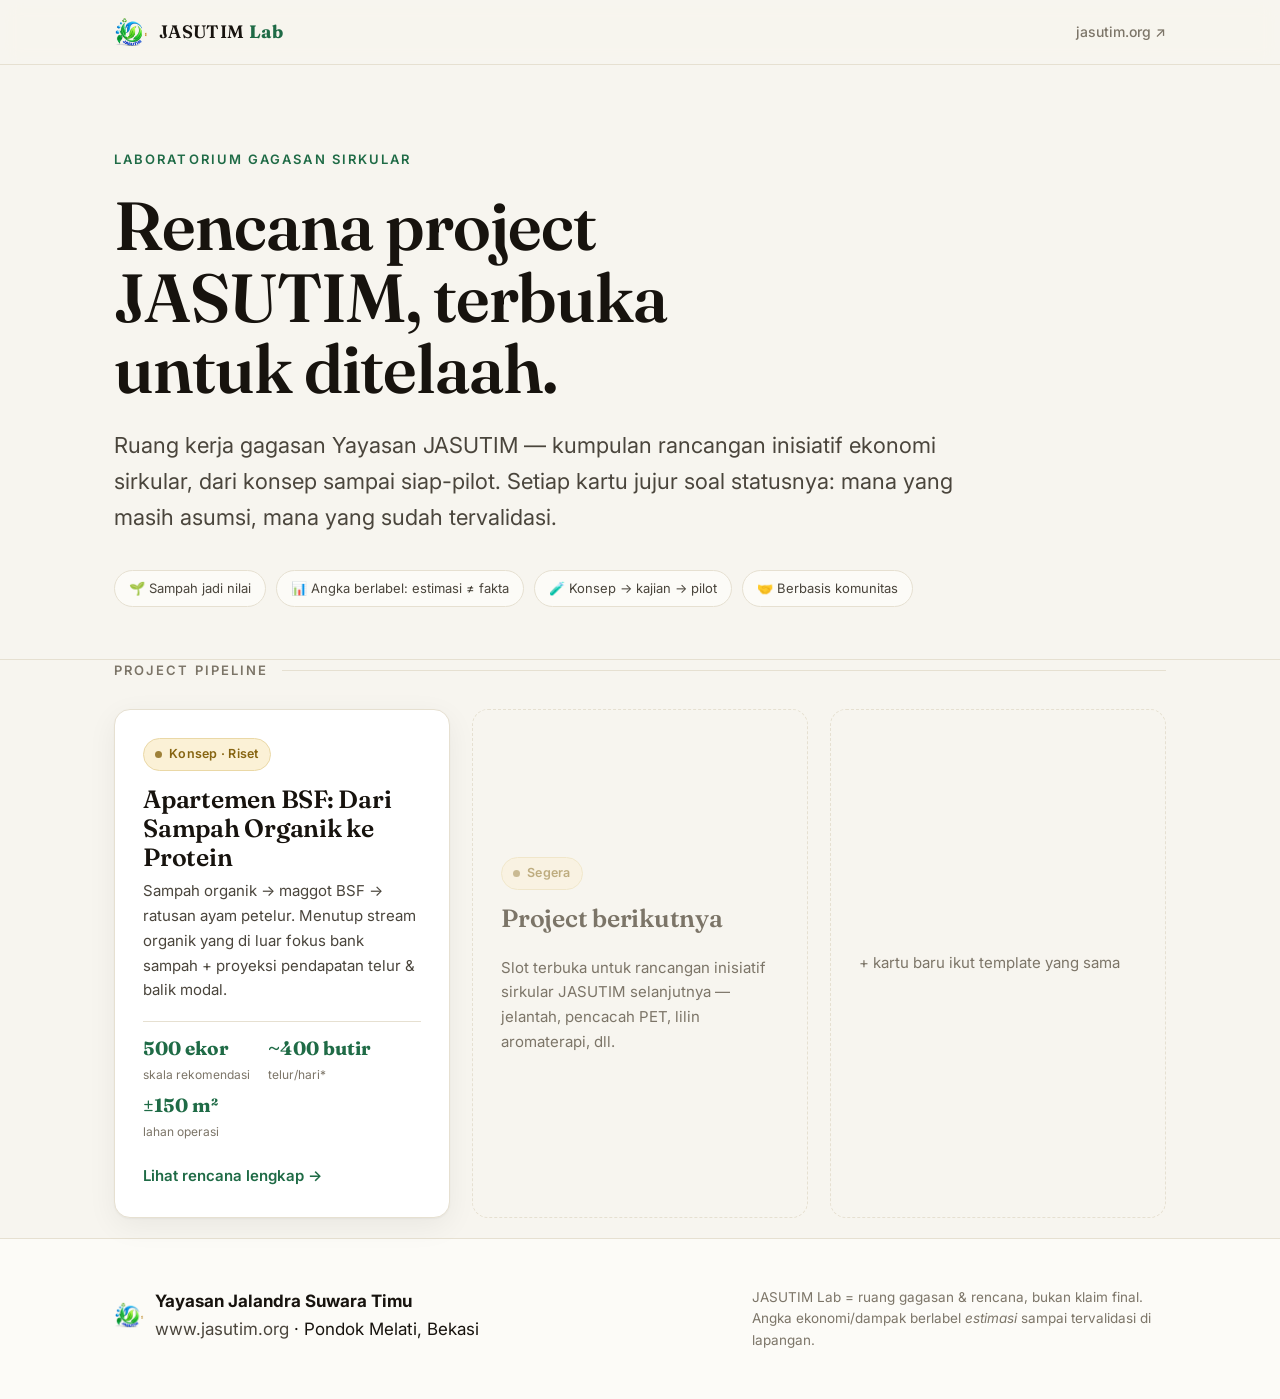
<file: index.html>
<!DOCTYPE html>
<html lang="id">
<head>
<meta charset="UTF-8">
<meta name="viewport" content="width=device-width, initial-scale=1.0"><title>JASUTIM Lab — Rencana & Inovasi Project Sirkular</title>
<meta name="description" content="Laboratorium gagasan Yayasan JASUTIM: kumpulan rencana, riset, dan rancangan inisiatif ekonomi sirkular — dari konsep sampai siap-pilot. Transparan soal status & asumsi.">
<meta property="og:title" content="JASUTIM Lab — Rencana & Inovasi Project Sirkular">
<meta property="og:description" content="Kumpulan rencana project ekonomi sirkular Yayasan JASUTIM. Dari konsep sampai siap-pilot.">
<meta property="og:type" content="website">
<link rel="icon" href="icon.png">
<link rel="preconnect" href="https://fonts.googleapis.com">
<link rel="preconnect" href="https://fonts.gstatic.com" crossorigin>
<link href="https://fonts.googleapis.com/css2?family=Fraunces:opsz,wght@9..144,500;9..144,600&family=Inter:wght@400;500;600;700&display=swap" rel="stylesheet">
<link rel="stylesheet" href="style.css?v=5">
</head>
<body>

<header class="site-head">
  <div class="wrap">
    <a class="brand" href="index.html">
      <img src="logo-t.png" alt="JASUTIM">
      <span class="wm">JASUTIM <b>Lab</b></span>
    </a>
    <a class="head-link" href="https://www.jasutim.org">jasutim.org ↗</a>
  </div>
</header>

<main>
  <div class="hero">
    <div class="wrap">
      <p class="eyebrow">Laboratorium Gagasan Sirkular</p>
      <h1>Rencana project JASUTIM, terbuka untuk ditelaah.</h1>
      <p class="lead">Ruang kerja gagasan Yayasan JASUTIM — kumpulan rancangan inisiatif ekonomi sirkular, dari konsep sampai siap-pilot. Setiap kartu jujur soal statusnya: mana yang masih asumsi, mana yang sudah tervalidasi.</p>
      <div class="principles">
        <span>🌱 Sampah jadi nilai</span>
        <span>📊 Angka berlabel: estimasi ≠ fakta</span>
        <span>🧪 Konsep → kajian → pilot</span>
        <span>🤝 Berbasis komunitas</span>
      </div>
    </div>
  </div>

  <section class="wrap">
    <p class="sec-label">Project Pipeline</p>
    <div class="grid">

      <!-- ============ CARD 1: Apartemen BSF ============ -->
      <a class="card live" href="apartemen-bsf.html" style="color:inherit">
        <span class="badge konsep"><span class="dot"></span>Konsep · Riset</span>
        <h3>Apartemen BSF: Dari Sampah Organik ke Protein</h3>
        <p class="tag">Sampah organik → maggot BSF → ratusan ayam petelur. Menutup stream organik yang di luar fokus bank sampah + proyeksi pendapatan telur &amp; balik modal.</p>
        <div class="mini">
          <div><b>500 ekor</b><small>skala rekomendasi</small></div>
          <div><b>~400 butir</b><small>telur/hari*</small></div>
          <div><b>±150 m²</b><small>lahan operasi</small></div>
        </div>
        <span class="go">Lihat rencana lengkap →</span>
      </a>

      <!-- ghost slots: portfolio yang tumbuh -->
      <div class="card ghost">
        <span class="badge konsep" style="opacity:.5"><span class="dot"></span>Segera</span>
        <h3>Project berikutnya</h3>
        <p class="gh">Slot terbuka untuk rancangan inisiatif sirkular JASUTIM selanjutnya — jelantah, pencacah PET, lilin aromaterapi, dll.</p>
      </div>

      <div class="card ghost">
        <span class="gh">+ kartu baru ikut template yang sama</span>
      </div>

    </div>
  </section>
</main>

<footer class="site-foot">
  <div class="wrap">
    <div class="fb">
      <img src="logo-t.png" alt="JASUTIM">
      <div>
        <strong>Yayasan Jalandra Suwara Timu</strong><br>
        <a href="https://www.jasutim.org">www.jasutim.org</a> · Pondok Melati, Bekasi
      </div>
    </div>
    <p>JASUTIM Lab = ruang gagasan & rencana, bukan klaim final. Angka ekonomi/dampak berlabel <em>estimasi</em> sampai tervalidasi di lapangan.</p>
  </div>
</footer>

</body>
</html>
</file>
<file: style.css>
/* ============================================================
   JASUTIM LAB — shared stylesheet
   DNA: OSF-inspired editorial restraint, off-white + emerald,
   big serif display, near-black on paper. Bahasa Indonesia.
   ============================================================ */

:root{
  --paper:#F7F5EF;
  --paper-2:#FCFBF7;
  --card:#FFFFFF;
  --ink:#17130E;
  --ink-soft:#4A453C;
  --muted:#7C7568;
  --line:#E6E0D1;
  --line-strong:#D8D1BF;
  --emerald:#1F6B46;
  --emerald-deep:#164D33;
  --emerald-soft:#E8F0E8;
  --amber-bg:#FBF1D6;
  --amber-ink:#876512;
  --amber-line:#EAD8A6;
  --shadow:0 1px 2px rgba(23,19,14,.04), 0 8px 30px rgba(23,19,14,.06);
  --maxw:1100px;
  --serif:"Fraunces",Georgia,"Times New Roman",serif;
  --sans:"Inter",system-ui,-apple-system,Segoe UI,Roboto,sans-serif;
}

*{box-sizing:border-box}
html{scroll-behavior:smooth}
body{
  margin:0;background:var(--paper);color:var(--ink);
  font-family:var(--sans);font-size:17px;line-height:1.65;
  -webkit-font-smoothing:antialiased;text-rendering:optimizeLegibility;
}
.wrap{max-width:var(--maxw);margin:0 auto;padding:0 24px}
a{color:var(--emerald);text-decoration:none}
a:hover{text-decoration:underline}

/* ---------- header ---------- */
.site-head{
  position:sticky;top:0;z-index:20;
  background:rgba(247,245,239,.86);backdrop-filter:saturate(180%) blur(10px);
  border-bottom:1px solid var(--line);
}
.site-head .wrap{display:flex;align-items:center;justify-content:space-between;height:64px}
.brand{display:flex;align-items:center;gap:11px;font-weight:600}
.brand img{width:34px;height:34px;display:block}
.brand .wm{font-family:var(--serif);font-weight:600;letter-spacing:.02em;font-size:18px;color:var(--ink)}
.brand .wm b{color:var(--emerald)}
.head-link{font-size:14px;color:var(--muted);font-weight:500}

/* ---------- hero ---------- */
.hero{padding:84px 0 52px;border-bottom:1px solid var(--line)}
.eyebrow{
  font-size:13px;letter-spacing:.16em;text-transform:uppercase;
  color:var(--emerald);font-weight:600;margin:0 0 20px;
}
.hero h1{
  font-family:var(--serif);font-weight:600;line-height:1.05;
  font-size:clamp(36px,6vw,68px);letter-spacing:-.015em;margin:0 0 22px;max-width:14ch;
}
.hero p.lead{font-size:clamp(18px,2.3vw,22px);color:var(--ink-soft);max-width:60ch;margin:0}

/* principle strip */
.principles{display:flex;flex-wrap:wrap;gap:10px;margin-top:34px}
.principles span{
  font-size:13px;color:var(--ink-soft);background:var(--paper-2);
  border:1px solid var(--line);border-radius:999px;padding:7px 14px;
}

/* ---------- section ---------- */
section{padding:64px 0}
.sec-label{
  font-size:13px;letter-spacing:.16em;text-transform:uppercase;
  color:var(--muted);font-weight:600;margin:0 0 28px;
  display:flex;align-items:center;gap:14px;
}
.sec-label::after{content:"";flex:1;height:1px;background:var(--line)}

/* ---------- project cards ---------- */
.grid{display:grid;grid-template-columns:repeat(auto-fill,minmax(320px,1fr));gap:22px}
.card{
  background:var(--card);border:1px solid var(--line);border-radius:16px;
  padding:28px;box-shadow:var(--shadow);display:flex;flex-direction:column;
  transition:transform .18s ease,box-shadow .18s ease,border-color .18s ease;
}
.card.live:hover{transform:translateY(-3px);box-shadow:0 10px 40px rgba(23,19,14,.10);border-color:var(--line-strong)}
.card h3{font-family:var(--serif);font-weight:600;font-size:25px;line-height:1.15;margin:14px 0 8px;letter-spacing:-.01em}
.card .tag{color:var(--ink-soft);font-size:15px;margin:0 0 18px;flex:1}
.card .mini{display:flex;flex-wrap:wrap;gap:8px 18px;margin:0 0 20px;padding-top:16px;border-top:1px solid var(--line)}
.card .mini b{display:block;font-family:var(--serif);font-size:19px;color:var(--emerald);line-height:1.1}
.card .mini small{font-size:12px;color:var(--muted)}
.card .go{font-weight:600;font-size:15px;color:var(--emerald)}
.card.ghost{border-style:dashed;background:transparent;box-shadow:none;align-items:flex-start;justify-content:center;min-height:200px}
.card.ghost .gh{color:var(--muted);font-size:15px}
.card.ghost h3{color:var(--muted)}

/* status badge */
.badge{
  display:inline-flex;align-items:center;gap:7px;align-self:flex-start;
  font-size:12.5px;font-weight:600;letter-spacing:.02em;
  padding:5px 11px;border-radius:999px;border:1px solid;
}
.badge.konsep{background:var(--amber-bg);color:var(--amber-ink);border-color:var(--amber-line)}
.badge.pilot{background:var(--emerald-soft);color:var(--emerald-deep);border-color:#BFD8C6}
.badge .dot{width:7px;height:7px;border-radius:50%;background:currentColor;opacity:.8}

/* ---------- detail / article ---------- */
.crumb{padding:26px 0 0;font-size:14px;color:var(--muted)}
.art-head{padding:30px 0 44px;border-bottom:1px solid var(--line)}
.art-head h1{font-family:var(--serif);font-weight:600;font-size:clamp(32px,5vw,54px);line-height:1.06;letter-spacing:-.015em;margin:18px 0 16px;max-width:18ch}
.art-head .tagline{font-size:clamp(18px,2.2vw,22px);color:var(--ink-soft);font-style:italic;margin:0 0 18px;max-width:48ch}
.art-head .oneliner{font-size:16px;color:var(--muted);max-width:62ch;margin:0}

/* big stat band */
.stats{display:grid;grid-template-columns:repeat(auto-fit,minmax(160px,1fr));gap:1px;background:var(--line);border:1px solid var(--line);border-radius:14px;overflow:hidden;margin:40px 0}
.stats .s{background:var(--paper-2);padding:24px 22px}
.stats .s b{display:block;font-family:var(--serif);font-size:clamp(26px,4vw,38px);color:var(--emerald);line-height:1;letter-spacing:-.01em}
.stats .s small{display:block;margin-top:8px;font-size:13px;color:var(--ink-soft)}

/* article body */
.art h2{font-family:var(--serif);font-weight:600;font-size:clamp(24px,3.4vw,33px);letter-spacing:-.01em;margin:8px 0 18px;display:flex;gap:14px;align-items:baseline}
.art h2 .n{font-size:15px;color:var(--emerald);font-family:var(--sans);font-weight:700;letter-spacing:.04em}
.art h3{font-family:var(--serif);font-size:21px;font-weight:600;margin:28px 0 10px}
.art p{margin:0 0 16px;color:var(--ink-soft)}
.art ul{margin:0 0 16px;padding-left:22px;color:var(--ink-soft)}
.art li{margin:7px 0}
.art strong{color:var(--ink)}

.block{padding:48px 0;border-bottom:1px solid var(--line)}
.block:last-of-type{border-bottom:none}

/* tables */
table{width:100%;border-collapse:collapse;margin:14px 0 22px;font-size:15px}
th,td{text-align:left;padding:12px 14px;border-bottom:1px solid var(--line);vertical-align:top}
thead th{font-size:12.5px;letter-spacing:.04em;text-transform:uppercase;color:var(--muted);font-weight:600;border-bottom:1.5px solid var(--line-strong)}
tbody tr:hover{background:var(--paper-2)}
td b,th b{color:var(--ink)}

/* callout */
.callout{
  border-left:3px solid var(--emerald);background:var(--emerald-soft);
  padding:18px 22px;border-radius:0 12px 12px 0;margin:22px 0;font-size:15px;color:var(--emerald-deep);
}
.callout.warn{border-left-color:#C99A1E;background:var(--amber-bg);color:var(--amber-ink)}
.callout strong{color:inherit}

/* SDG / chips */
.chips{display:flex;flex-wrap:wrap;gap:9px;margin:6px 0 18px}
.chip{font-size:13px;font-weight:600;background:var(--paper-2);border:1px solid var(--line);border-radius:8px;padding:6px 12px;color:var(--ink-soft)}
.chip b{color:var(--emerald)}

/* mermaid frame */
.diagram{background:var(--paper-2);border:1px solid var(--line);border-radius:16px;padding:26px;margin:22px 0;overflow-x:auto}
.diagram .mermaid{display:flex;justify-content:center;min-width:560px}
.cap{font-size:13.5px;color:var(--muted);margin:10px 2px 0}

/* fases timeline */
.phase{display:grid;grid-template-columns:auto 1fr;gap:0 22px}
.phase .pin{display:flex;flex-direction:column;align-items:center}
.phase .pin i{width:13px;height:13px;border-radius:50%;background:var(--emerald);margin-top:6px}
.phase .pin span{flex:1;width:2px;background:var(--line)}
.phase .pe{padding:0 0 26px}
.phase .pe h4{margin:0 0 4px;font-size:17px}
.phase .pe .when{font-size:13px;color:var(--emerald);font-weight:600}
.phase .pe p{margin:6px 0 0;font-size:15px}

/* footer */
.site-foot{border-top:1px solid var(--line);background:var(--paper-2);padding:48px 0;margin-top:20px}
.site-foot .wrap{display:flex;flex-wrap:wrap;gap:20px;justify-content:space-between;align-items:flex-start}
.site-foot .fb{display:flex;align-items:center;gap:11px}
.site-foot .fb img{width:30px;height:30px}
.site-foot p{margin:0;font-size:13.5px;color:var(--muted);max-width:46ch;line-height:1.6}
.site-foot a{color:var(--ink-soft)}

@media(max-width:640px){
  body{font-size:16px}
  .hero{padding:56px 0 40px}
  section{padding:48px 0}
  .card{padding:22px}
}

/* ============ visual blocks (v2: ekonomi & operasi) ============ */
.twocol{display:grid;grid-template-columns:1fr 1fr;gap:18px;margin:22px 0}
@media(max-width:640px){.twocol{grid-template-columns:1fr}}
.asset{background:var(--card);border:1px solid var(--line);border-radius:14px;padding:22px;box-shadow:var(--shadow)}
.asset .ic{font-size:26px;line-height:1}
.asset h4{font-family:var(--serif);font-size:20px;margin:10px 0 4px}
.asset .role{font-size:12.5px;font-weight:600;letter-spacing:.04em;text-transform:uppercase;color:var(--emerald)}
.asset p{font-size:14px;margin:8px 0 0}
.asset .big{font-family:var(--serif);font-size:30px;color:var(--ink);margin-top:12px;display:block;line-height:1}
.asset .big small{font-size:13px;color:var(--muted);font-family:var(--sans)}

/* segmented land bar */
.segbar{display:flex;height:62px;border-radius:12px;overflow:hidden;border:1px solid var(--line);margin:10px 0 6px;font-size:12.5px}
.segbar span{display:flex;flex-direction:column;justify-content:center;align-items:center;color:#fff;text-align:center;padding:4px;line-height:1.2}
.segbar span b{font-size:15px}
.seg-a{background:#1F6B46}.seg-b{background:#3A7D5C}.seg-c{background:#9BB0A2;color:#143A28!important}

/* labeled horizontal bars */
.bars{margin:18px 0}
.bar{display:grid;grid-template-columns:130px 1fr auto;align-items:center;gap:12px;margin:9px 0;font-size:14px}
.bar .lbl{color:var(--ink-soft)}
.bar .track{background:var(--paper);border:1px solid var(--line);border-radius:7px;height:26px;overflow:hidden}
.bar .fill{height:100%;background:linear-gradient(90deg,#1F6B46,#3A7D5C);border-radius:6px 0 0 6px}
.bar .val{font-weight:600;color:var(--ink);white-space:nowrap}

/* payback scenarios */
.pay{margin:16px 0}
.pay .row{display:grid;grid-template-columns:150px 1fr;gap:14px;align-items:center;margin:12px 0}
.pay .sc{font-size:13.5px}
.pay .sc b{display:block;font-size:15px;color:var(--ink)}
.pay .meter{position:relative;background:var(--paper);border:1px solid var(--line);border-radius:8px;height:38px}
.pay .mfill{position:absolute;top:0;left:0;height:100%;border-radius:7px 0 0 7px;display:flex;align-items:center;padding-left:12px;color:#fff;font-weight:600;font-size:14px;white-space:nowrap}
.pay .opt{background:linear-gradient(90deg,#1F6B46,#37805C)}
.pay .con{background:linear-gradient(90deg,#9B7A1E,#C2992B)}
.pay .scale{display:flex;justify-content:space-between;font-size:11.5px;color:var(--muted);margin-left:164px}

/* recommendation chip + tbd */
.rec{display:inline-flex;align-items:center;gap:9px;background:var(--emerald-soft);border:1px solid #BFD8C6;color:var(--emerald-deep);font-weight:600;padding:10px 16px;border-radius:10px;margin:6px 0 4px;font-size:15px}
.tbd{display:inline-flex;align-items:center;gap:7px;background:var(--amber-bg);border:1px dashed var(--amber-line);color:var(--amber-ink);font-weight:600;padding:8px 13px;border-radius:9px;font-size:13.5px}

/* ============ skala & margin cards ============ */
.scales{display:grid;grid-template-columns:repeat(4,1fr);gap:14px;margin:22px 0}
@media(max-width:640px){.scales{grid-template-columns:repeat(2,1fr)}}
.scard{background:var(--card);border:1px solid var(--line);border-radius:14px;padding:20px 14px;text-align:center;box-shadow:var(--shadow);position:relative}
.scard.best{border:2px solid var(--emerald);box-shadow:0 10px 34px rgba(31,107,70,.16)}
.scard .sz{font-family:var(--serif);font-size:32px;color:var(--ink);line-height:1}
.scard .sz small{font-size:12px;color:var(--muted);font-family:var(--sans);display:block;margin-top:3px;letter-spacing:.04em;text-transform:uppercase}
.scard .net{margin:13px 0 0;font-size:12.5px;color:var(--ink-soft);line-height:1.3}
.scard .net b{display:block;font-size:17px;color:var(--emerald);font-family:var(--serif)}
.scard .net.sub{margin-top:9px;padding-top:9px;border-top:1px solid var(--line)}
.scard .net.sub b{color:var(--ink)}
.scard .net.sub b.loss{color:#B0451E}
.scard .vb{margin-top:13px;font-size:11.5px;font-weight:600;padding:4px 11px;border-radius:999px;display:inline-block}
.scard .vb.demo{background:var(--amber-bg);color:var(--amber-ink)}
.scard .vb.mid{background:var(--paper);color:var(--ink-soft);border:1px solid var(--line)}
.scard .vb.ok{background:var(--emerald-soft);color:var(--emerald-deep)}
.scard .ribbon{position:absolute;top:-11px;left:50%;transform:translateX(-50%);background:var(--emerald);color:#fff;font-size:11px;font-weight:600;padding:3px 11px;border-radius:999px;white-space:nowrap;box-shadow:0 2px 8px rgba(31,107,70,.3)}
.legend{font-size:12.5px;color:var(--muted);margin:0 0 4px;display:flex;gap:18px;flex-wrap:wrap}
.legend i{font-style:normal;color:var(--ink-soft)}

/* ============ mobile fixes (v5) ============ */
.rec{display:block} /* clean wrapping chip, no flex-item squeeze */
@media(max-width:640px){
  /* tables scroll inside their box instead of pushing the page sideways */
  .art table{display:block;width:100%;max-width:100%;overflow-x:auto;-webkit-overflow-scrolling:touch}
  /* land segbar: stack to readable full-width rows (proportion sugar dropped on mobile) */
  .segbar{flex-direction:column;height:auto}
  .segbar span{flex:1 1 auto!important;flex-direction:row;justify-content:space-between;align-items:center;width:100%;padding:12px 15px;text-align:left;gap:10px}
  .segbar span b{font-size:15px}
  /* payback scale labels: drop the desktop left-indent so they don't push width */
  .pay .scale{margin-left:0}
  .pay .row{grid-template-columns:120px 1fr}
}
</file>
